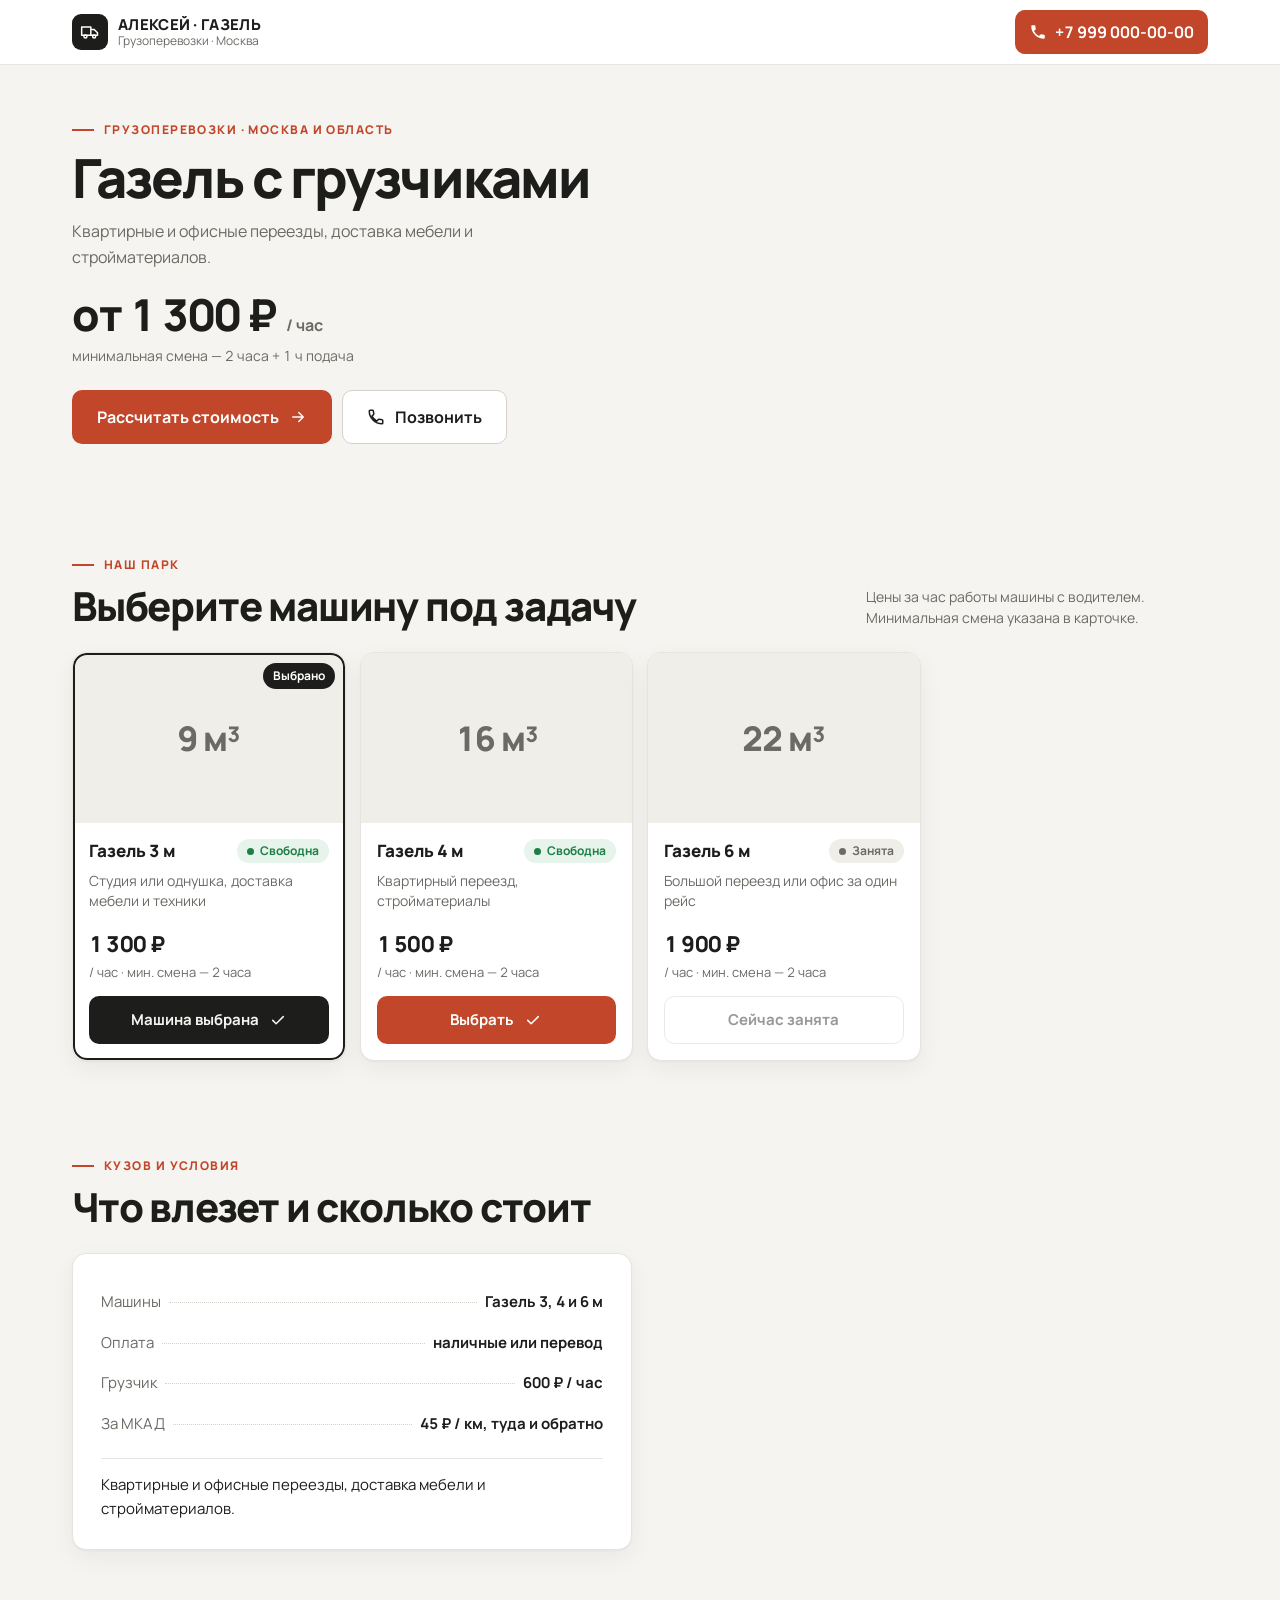
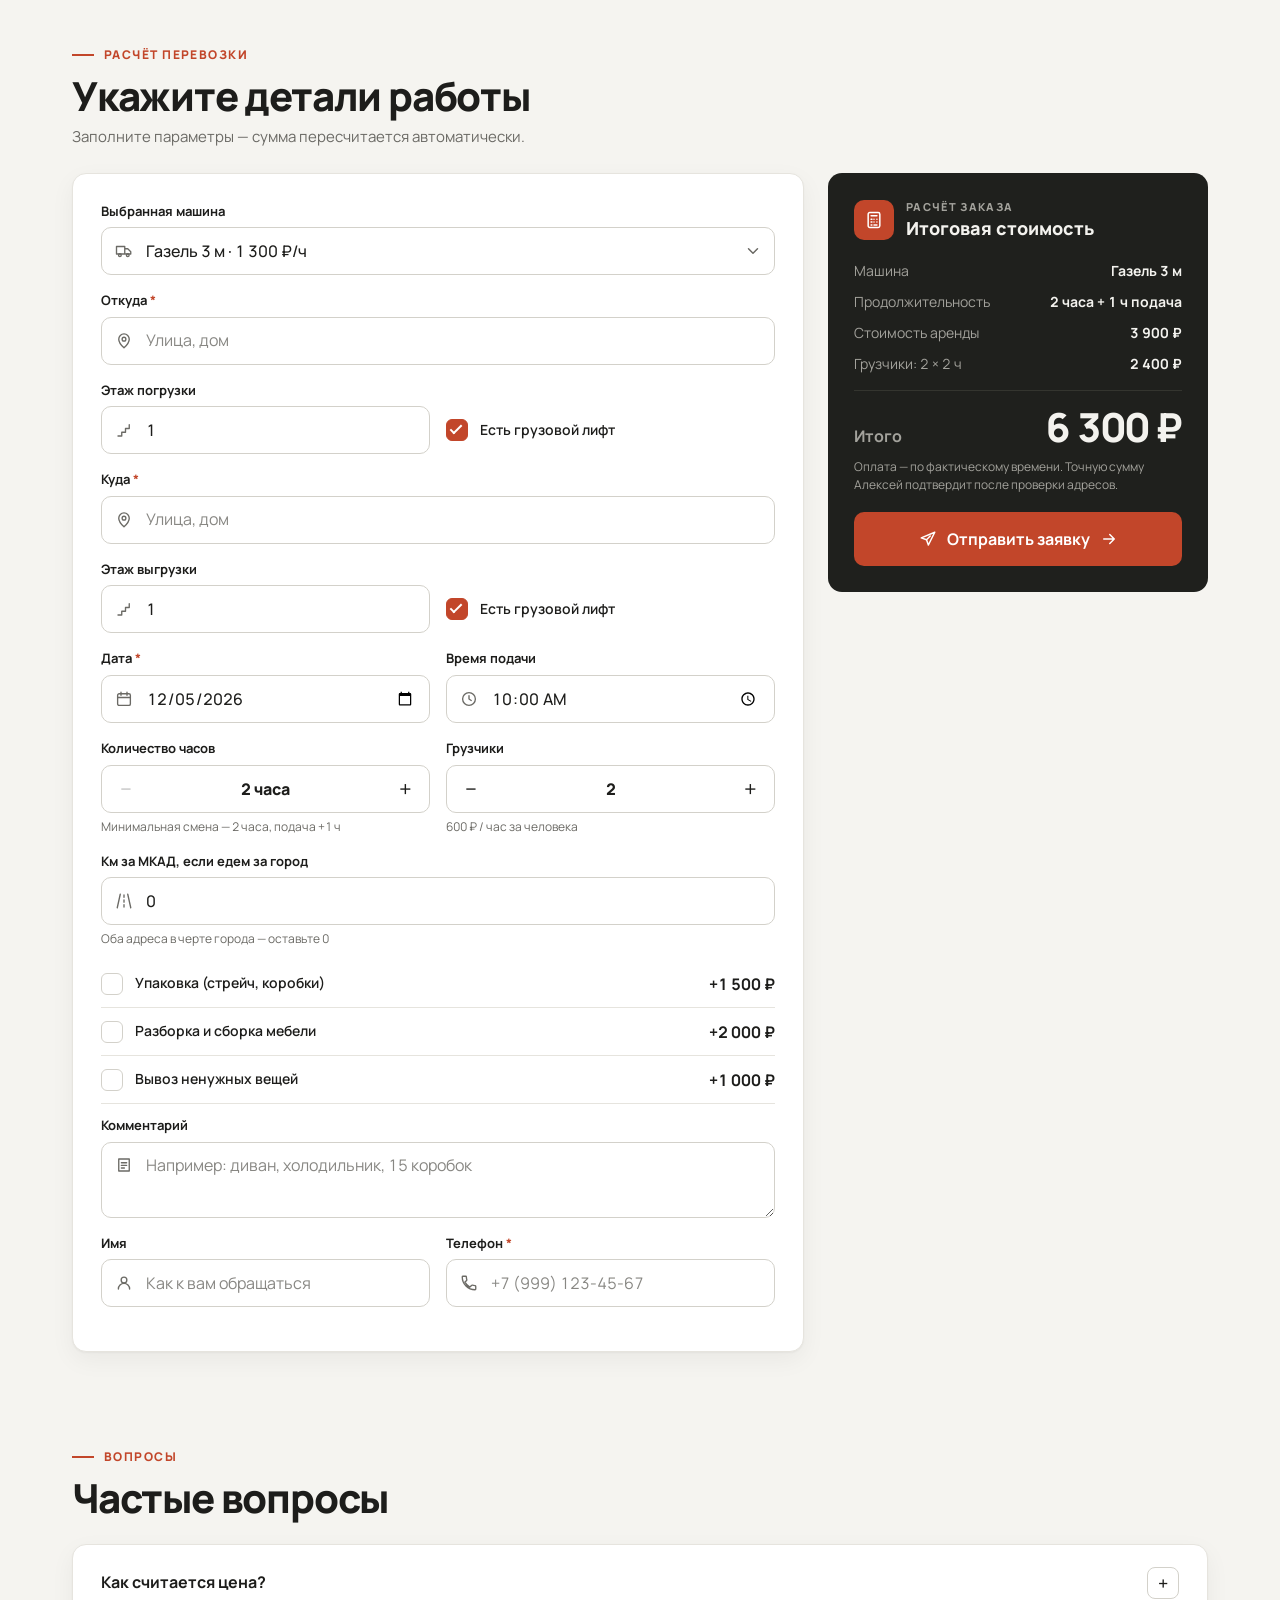
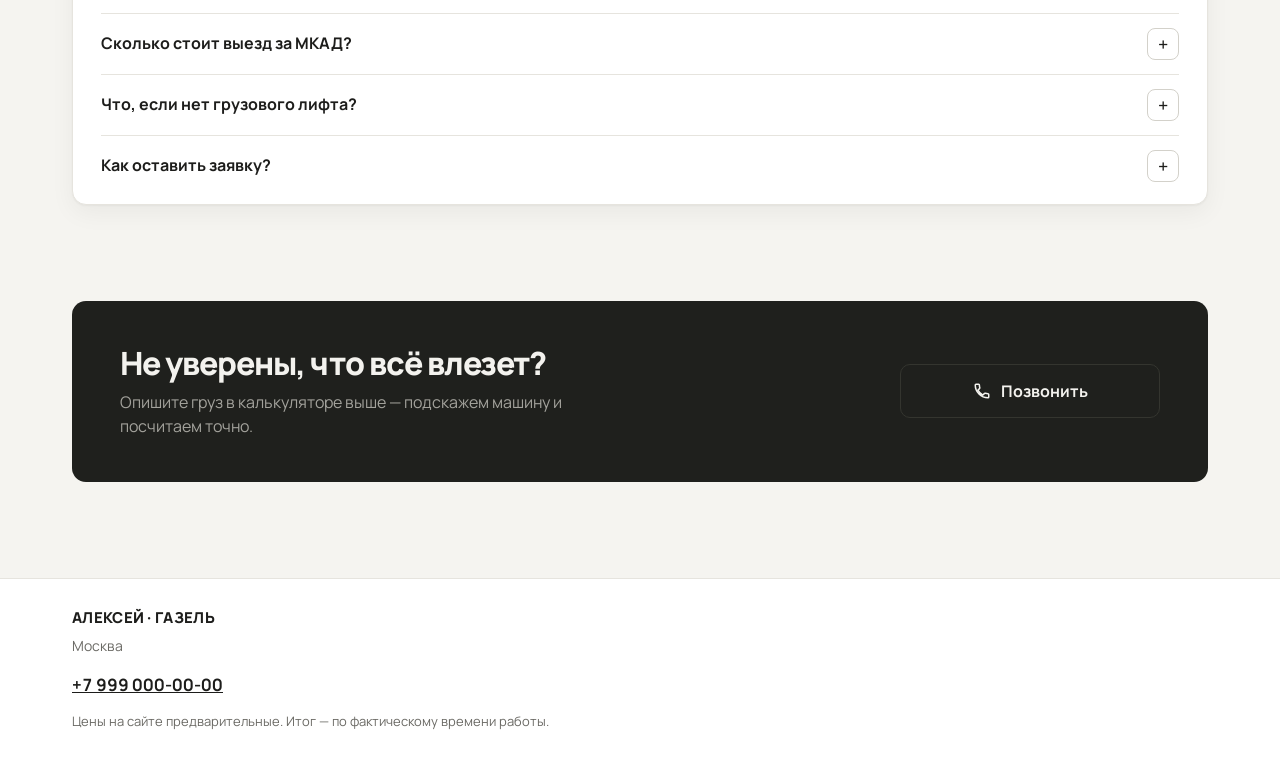
<file: index.html>
<!doctype html>
<html lang="ru" class="no-js">
<head>
  <meta charset="utf-8">
  <meta name="viewport" content="width=device-width, initial-scale=1, viewport-fit=cover">
  <title>Грузоперевозки на Газели — расчёт стоимости</title>
  <meta name="description" content="Грузоперевозки на Газели: тариф за час, минимальный заказ, расчёт стоимости и заявка в Telegram или MAX.">
  <meta property="og:type" content="website">
  <meta property="og:title" content="Грузоперевозки на Газели — расчёт стоимости">
  <meta property="og:description" content="Тариф за час, минимальный заказ и заявка без звонков.">
  <meta name="color-scheme" content="light dark">
  <meta name="theme-color" content="#f5f4f0" media="(prefers-color-scheme: light)">
  <meta name="theme-color" content="#121311" media="(prefers-color-scheme: dark)">
  <link rel="icon" href="data:image/svg+xml,%3Csvg xmlns='http://www.w3.org/2000/svg' viewBox='0 0 64 64'%3E%3Crect width='64' height='64' rx='14' fill='%231f201d'/%3E%3Cpath d='M9 19h28v21H9zM37 26h10l8 8v6H37z' fill='%23fff'/%3E%3Ccircle cx='20' cy='44' r='5' fill='%23c2462a'/%3E%3Ccircle cx='46' cy='44' r='5' fill='%23c2462a'/%3E%3C/svg%3E">
  <link rel="preconnect" href="https://fonts.googleapis.com">
  <link rel="preconnect" href="https://fonts.gstatic.com" crossorigin>
  <link rel="stylesheet" href="https://fonts.googleapis.com/css2?family=Manrope:wght@400;500;600;700;800&display=swap">
  <link rel="stylesheet" href="styles.css">
  <script>document.documentElement.classList.replace("no-js", "js");</script>
</head>
<body>
  <svg width="0" height="0" style="position:absolute" aria-hidden="true">
    <symbol id="i-truck" viewBox="0 0 24 24"><path d="M2 6h11v10H2zM13 9h4l4 4v3h-8"/><circle cx="6.5" cy="17.5" r="1.8"/><circle cx="17" cy="17.5" r="1.8"/></symbol>
    <symbol id="i-pin" viewBox="0 0 24 24"><path d="M12 21s7-6.3 7-11.5A7 7 0 0 0 5 9.5C5 14.7 12 21 12 21z"/><circle cx="12" cy="9.5" r="2.5"/></symbol>
    <symbol id="i-cal" viewBox="0 0 24 24"><rect x="3.5" y="5" width="17" height="15.5" rx="2"/><path d="M3.5 10h17M8 3v4M16 3v4"/></symbol>
    <symbol id="i-clock" viewBox="0 0 24 24"><circle cx="12" cy="12" r="8.5"/><path d="M12 7.5V12l3 2"/></symbol>
    <symbol id="i-road" viewBox="0 0 24 24"><path d="M7 3 3 21M17 3l4 18M12 4v3M12 10.5v3M12 17v3"/></symbol>
    <symbol id="i-floor" viewBox="0 0 24 24"><path d="M4 20h5v-5h5v-5h5V5"/></symbol>
    <symbol id="i-user" viewBox="0 0 24 24"><circle cx="12" cy="8" r="3.8"/><path d="M4.5 20a7.5 7.5 0 0 1 15 0"/></symbol>
    <symbol id="i-phone" viewBox="0 0 24 24"><path d="M6.6 10.8a15.2 15.2 0 0 0 6.6 6.6l2.2-2.2a1 1 0 0 1 1-.25 11.4 11.4 0 0 0 3.6.57 1 1 0 0 1 1 1V20a1 1 0 0 1-1 1A17 17 0 0 1 3 4a1 1 0 0 1 1-1h3.5a1 1 0 0 1 1 1c0 1.25.2 2.45.57 3.6a1 1 0 0 1-.25 1z"/></symbol>
    <symbol id="i-note" viewBox="0 0 24 24"><path d="M5 4h14v16H5zM8.5 9h7M8.5 12.5h7M8.5 16h4"/></symbol>
    <symbol id="i-send" viewBox="0 0 24 24"><path d="M21 3 3 10.5l7 2.5 2.5 7z"/><path d="M10 13l5-5"/></symbol>
    <symbol id="i-check" viewBox="0 0 24 24"><path d="M5 12.5l4.5 4.5L19 7.5"/></symbol>
    <symbol id="i-calc" viewBox="0 0 24 24"><rect x="5" y="3" width="14" height="18" rx="2"/><path d="M8.5 7h7M8.5 11h1M12 11h0M15.5 11h0M8.5 14.5h1M12 14.5h0M15.5 14.5h0M8.5 18h1M12 18h3.5"/></symbol>
    <symbol id="i-arrow" viewBox="0 0 24 24"><path d="M5 12h14M13 6l6 6-6 6"/></symbol>
    <symbol id="i-copy" viewBox="0 0 24 24"><rect x="8" y="8" width="12" height="12" rx="2"/><path d="M16 8V5a1 1 0 0 0-1-1H5a1 1 0 0 0-1 1v10a1 1 0 0 0 1 1h3"/></symbol>
    <symbol id="i-close" viewBox="0 0 24 24"><path d="M6 6l12 12M18 6 6 18"/></symbol>
  </svg>

  <a class="skip" href="#order">К расчёту стоимости</a>

  <header class="top">
    <div class="wrap top__in">
      <a class="brand" href="#top">
        <span class="brand__mark" aria-hidden="true"><svg><use href="#i-truck"/></svg></span>
        <span class="brand__text">
          <span class="brand__name" data-bind="name"></span>
          <span class="brand__sub" data-bind="brandSub"></span>
        </span>
      </a>
      <div class="top__right">
        <a class="top__rating" id="topRating" hidden></a>
        <a class="top__call" data-tel hidden>
          <svg aria-hidden="true"><use href="#i-phone"/></svg>
          <span class="top__num" data-bind="phone"></span>
        </a>
      </div>
    </div>
  </header>

  <main id="top">
    <!-- Первый экран -->
    <section class="hero" id="hero">
      <div class="wrap hero__grid">
        <div class="hero__text" data-reveal>
          <p class="eyebrow" data-bind="heroEyebrow"></p>
          <h1 class="hero__title" id="heroTitle"></h1>
          <p class="hero__sub" data-bind="tagline"></p>

          <div class="hero__price">
            <strong id="heroPrice"></strong>
            <span id="heroPriceUnit"></span>
            <small id="heroMin"></small>
          </div>

          <ul class="perks" id="perks" hidden></ul>

          <div class="hero__cta">
            <a href="#order" class="btn btn--accent btn--lg" data-scroll>Рассчитать стоимость <svg aria-hidden="true"><use href="#i-arrow"/></svg></a>
            <a class="btn btn--ghost btn--lg" data-tel hidden><svg aria-hidden="true"><use href="#i-phone"/></svg> Позвонить</a>
          </div>

          <a class="rating" id="rating" hidden></a>
        </div>

        <div class="gallery card" id="gallery" data-reveal hidden>
          <div class="gallery__frame">
            <div class="gallery__track" id="galleryTrack" tabindex="0" role="region" aria-roledescription="галерея" aria-label="Фотографии машины"></div>
            <span class="gallery__count" id="galleryCount" aria-hidden="true"></span>
            <button type="button" class="gallery__nav gallery__nav--prev" id="galleryPrev" aria-label="Предыдущее фото">
              <svg viewBox="0 0 24 24" aria-hidden="true"><path d="M15 5l-7 7 7 7"/></svg>
            </button>
            <button type="button" class="gallery__nav gallery__nav--next" id="galleryNext" aria-label="Следующее фото">
              <svg viewBox="0 0 24 24" aria-hidden="true"><path d="M9 5l7 7-7 7"/></svg>
            </button>
          </div>
          <div class="gallery__foot">
            <div class="gallery__thumbs" id="galleryThumbs"></div>
            <div class="seller" id="seller" hidden>
              <span class="seller__ava" id="sellerAva" aria-hidden="true"></span>
              <span class="seller__info">
                <span class="seller__name" id="sellerName"></span>
                <span class="seller__note" id="sellerNote"></span>
              </span>
            </div>
          </div>
        </div>
      </div>
    </section>

    <!-- Парк -->
    <section class="section" id="fleet" aria-labelledby="fleetTitle">
      <div class="wrap">
        <div class="sec-head" data-reveal>
          <div>
            <p class="eyebrow">Наш парк</p>
            <h2 class="sec-title" id="fleetTitle">Выберите машину под задачу</h2>
          </div>
          <p class="sec-aside" id="fleetAside"></p>
        </div>
        <div class="fleet" id="vehicleChoice" role="radiogroup" aria-label="Выбор машины"></div>
      </div>
    </section>

    <!-- Кузов и условия -->
    <section class="section" id="specs" aria-labelledby="specsTitle">
      <div class="wrap">
        <div class="sec-head" data-reveal>
          <div>
            <p class="eyebrow">Кузов и условия</p>
            <h2 class="sec-title" id="specsTitle">Что влезет и сколько стоит</h2>
          </div>
        </div>
        <div class="specs">
          <div class="card body-card" id="bodyCard" data-reveal hidden>
            <svg class="body-svg" id="bodySvg" viewBox="0 0 360 178" role="img" aria-labelledby="bodySvgTitle">
              <title id="bodySvgTitle">Размеры кузова</title>
              <g class="body-svg__truck">
                <rect x="40" y="22" width="222" height="104" rx="3"/>
                <path d="M262 56h38l26 30v40h-64z"/>
                <path class="body-svg__win" d="M270 64h26l18 22h-44z"/>
                <circle cx="88" cy="132" r="13"/>
                <circle cx="296" cy="132" r="13"/>
              </g>
              <g class="body-svg__dim">
                <path d="M40 160h222M40 154v12M262 154v12"/>
                <path d="M22 22v104M16 22h12M16 126h12"/>
              </g>
              <text class="body-svg__label" x="151" y="176" text-anchor="middle" id="bodyLen"></text>
              <text class="body-svg__label" x="8" y="74" text-anchor="middle" transform="rotate(-90 8 74)" id="bodyHeight"></text>
              <text class="body-svg__label body-svg__label--in" x="151" y="80" text-anchor="middle" id="bodyWidth"></text>
            </svg>
            <div class="fits" id="fitsBox" hidden>
              <p class="fits__title">Поместится</p>
              <ul class="fits__list" id="fits"></ul>
            </div>
          </div>

          <div class="card spec-card" data-reveal>
            <dl class="facts" id="facts"></dl>
            <p class="areas" id="areas" hidden></p>
            <p class="desc" data-bind="tagline"></p>
          </div>
        </div>
      </div>
    </section>

    <!-- Отзывы -->
    <section class="section" id="reviews" aria-labelledby="reviewsTitle" hidden>
      <div class="wrap">
        <div class="sec-head" data-reveal>
          <div>
            <p class="eyebrow">Отзывы</p>
            <h2 class="sec-title" id="reviewsTitle">Что пишут клиенты</h2>
          </div>
          <a class="sec-link" id="reviewsLink" target="_blank" rel="noopener" hidden>Все отзывы на Авито →</a>
        </div>
        <ul class="reviews__list" id="reviewsList"></ul>
      </div>
    </section>

    <!-- Калькулятор -->
    <section class="section" id="order" aria-labelledby="orderTitle">
      <div class="wrap">
        <div class="sec-head" data-reveal>
          <div>
            <p class="eyebrow">Расчёт перевозки</p>
            <h2 class="sec-title" id="orderTitle">Укажите детали работы</h2>
            <p class="sec-sub">Заполните параметры — сумма пересчитается автоматически.</p>
          </div>
        </div>

        <form class="order" id="orderForm" novalidate>
          <div class="card order__fields" data-reveal>
            <div class="grid2">
              <div class="field field--full">
                <label for="vehicleSelect">Выбранная машина</label>
                <div class="control">
                  <svg class="control__icon" aria-hidden="true"><use href="#i-truck"/></svg>
                  <select id="vehicleSelect" name="vehicleSelect"></select>
                </div>
              </div>

              <div class="field field--full" data-field="from">
                <label for="from">Откуда <i aria-hidden="true">*</i></label>
                <div class="control">
                  <svg class="control__icon" aria-hidden="true"><use href="#i-pin"/></svg>
                  <input id="from" name="from" type="text" placeholder="Улица, дом" autocomplete="street-address" required>
                </div>
              </div>
              <div class="field">
                <label for="floorFrom">Этаж погрузки</label>
                <div class="control">
                  <svg class="control__icon" aria-hidden="true"><use href="#i-floor"/></svg>
                  <input id="floorFrom" name="floorFrom" type="number" inputmode="numeric" min="1" max="40" value="1" data-num>
                </div>
              </div>
              <label class="check check--field">
                <input name="liftFrom" type="checkbox" checked>
                <span class="check__box" aria-hidden="true"></span>
                <span class="check__text">Есть грузовой лифт</span>
              </label>

              <div class="field field--full" data-field="to">
                <label for="to">Куда <i aria-hidden="true">*</i></label>
                <div class="control">
                  <svg class="control__icon" aria-hidden="true"><use href="#i-pin"/></svg>
                  <input id="to" name="to" type="text" placeholder="Улица, дом" autocomplete="off" required>
                </div>
              </div>
              <div class="field">
                <label for="floorTo">Этаж выгрузки</label>
                <div class="control">
                  <svg class="control__icon" aria-hidden="true"><use href="#i-floor"/></svg>
                  <input id="floorTo" name="floorTo" type="number" inputmode="numeric" min="1" max="40" value="1" data-num>
                </div>
              </div>
              <label class="check check--field">
                <input name="liftTo" type="checkbox" checked>
                <span class="check__box" aria-hidden="true"></span>
                <span class="check__text">Есть грузовой лифт</span>
              </label>

              <div class="field" data-field="date">
                <label for="date">Дата <i aria-hidden="true">*</i></label>
                <div class="control">
                  <svg class="control__icon" aria-hidden="true"><use href="#i-cal"/></svg>
                  <input id="date" name="date" type="date" required>
                </div>
              </div>
              <div class="field">
                <label for="time">Время подачи</label>
                <div class="control">
                  <svg class="control__icon" aria-hidden="true"><use href="#i-clock"/></svg>
                  <input id="time" name="time" type="time" value="10:00" step="1800">
                </div>
              </div>

              <div class="field">
                <span class="field__label" id="hoursLabel">Количество часов</span>
                <div class="stepper" data-stepper="hours">
                  <button type="button" class="stepper__btn" data-step="-1" aria-label="Меньше часов">−</button>
                  <output class="stepper__val" id="hoursVal" aria-labelledby="hoursLabel" aria-live="polite"></output>
                  <button type="button" class="stepper__btn" data-step="1" aria-label="Больше часов">+</button>
                </div>
                <small class="field__hint" id="hoursHint"></small>
              </div>
              <div class="field" id="moversField">
                <span class="field__label" id="moversLabel">Грузчики</span>
                <div class="stepper" data-stepper="movers">
                  <button type="button" class="stepper__btn" data-step="-1" aria-label="Меньше грузчиков">−</button>
                  <output class="stepper__val" id="moversVal" aria-labelledby="moversLabel" aria-live="polite"></output>
                  <button type="button" class="stepper__btn" data-step="1" aria-label="Больше грузчиков">+</button>
                </div>
                <small class="field__hint" id="moverRate"></small>
              </div>

              <div class="field field--full">
                <label for="outsideKm" data-bind="outsideLabel"></label>
                <div class="control">
                  <svg class="control__icon" aria-hidden="true"><use href="#i-road"/></svg>
                  <input id="outsideKm" name="outsideKm" type="number" inputmode="numeric" min="0" max="500" value="0" data-num>
                </div>
                <small class="field__hint">Оба адреса в черте города — оставьте 0</small>
              </div>

              <div class="field field--full" id="cargoField" hidden>
                <span class="field__label">Что везём</span>
                <div class="chips" id="cargoList"></div>
              </div>
              <div class="extras field--full" id="extrasList"></div>

              <div class="field field--full">
                <label for="comment">Комментарий</label>
                <div class="control control--area">
                  <svg class="control__icon" aria-hidden="true"><use href="#i-note"/></svg>
                  <textarea id="comment" name="comment" rows="2" placeholder="Например: диван, холодильник, 15 коробок"></textarea>
                </div>
              </div>

              <div class="field">
                <label for="clientName">Имя</label>
                <div class="control">
                  <svg class="control__icon" aria-hidden="true"><use href="#i-user"/></svg>
                  <input id="clientName" name="clientName" type="text" autocomplete="given-name" placeholder="Как к вам обращаться">
                </div>
              </div>
              <div class="field" data-field="clientPhone">
                <label for="clientPhone">Телефон <i aria-hidden="true">*</i></label>
                <div class="control">
                  <svg class="control__icon" aria-hidden="true"><use href="#i-phone"/></svg>
                  <input id="clientPhone" name="clientPhone" type="tel" inputmode="tel" autocomplete="tel" placeholder="+7 (999) 123-45-67" maxlength="18" required>
                </div>
              </div>
            </div>
          </div>

          <aside class="summary" id="estimate" aria-labelledby="estimateTitle">
            <div class="summary__in">
              <div class="summary__head">
                <span class="summary__icon" aria-hidden="true"><svg><use href="#i-calc"/></svg></span>
                <div>
                  <p class="summary__eyebrow">Расчёт заказа</p>
                  <h2 class="summary__title" id="estimateTitle">Итоговая стоимость</h2>
                </div>
              </div>
              <ul class="summary__lines" id="estimateLines"></ul>
              <p class="summary__total">
                <span>Итого</span>
                <strong id="estimateTotal" aria-live="polite"></strong>
              </p>
              <p class="summary__note" id="estimateNote"></p>
              <div class="form-error" id="formError" role="alert" hidden></div>
              <button type="button" class="btn btn--accent btn--block btn--lg" id="sendBtn">
                <svg aria-hidden="true"><use href="#i-send"/></svg> <span id="sendBtnText">Отправить заявку</span> <svg aria-hidden="true"><use href="#i-arrow"/></svg>
              </button>
            </div>
          </aside>
        </form>
      </div>
    </section>

    <!-- Вопросы -->
    <section class="section" id="faq" aria-labelledby="faqTitle">
      <div class="wrap">
        <div class="sec-head" data-reveal>
          <div>
            <p class="eyebrow">Вопросы</p>
            <h2 class="sec-title" id="faqTitle">Частые вопросы</h2>
          </div>
        </div>
        <div class="card faq" id="faqList" data-reveal></div>
      </div>
    </section>

    <!-- Финальный призыв -->
    <section class="section section--last">
      <div class="wrap">
        <div class="final" data-reveal>
          <div>
            <h2 class="final__title">Не уверены, что всё влезет?</h2>
            <p class="final__sub" id="finalSub"></p>
          </div>
          <div class="final__btns" id="finalButtons"></div>
        </div>
      </div>
    </section>
  </main>

  <footer class="foot">
    <div class="wrap foot__in">
      <p class="foot__name" data-bind="name"></p>
      <p class="foot__areas" id="footAreas"></p>
      <a class="foot__tel" data-tel hidden><span data-bind="phone"></span></a>
      <p class="foot__note">Цены на сайте предварительные. Итог — по фактическому времени работы.</p>
    </div>
  </footer>

  <div class="bar" id="bar">
    <div class="bar__sum">
      <small>Итого примерно</small>
      <strong id="barTotal"></strong>
    </div>
    <a href="#estimate" class="btn btn--accent" data-scroll>Оформить</a>
  </div>

  <!-- Предпросмотр заявки -->
  <div class="modal" id="modal" hidden>
    <div class="modal__backdrop" data-close></div>
    <div class="modal__box" role="dialog" aria-modal="true" aria-labelledby="modalTitle">
      <div class="modal__head">
        <span class="modal__app" id="modalAppIcon" aria-hidden="true"><svg><use href="#i-send"/></svg></span>
        <div class="modal__titles">
          <p class="modal__title" id="modalTitle">Заявка</p>
          <p class="modal__sub" id="modalSub"></p>
        </div>
        <button type="button" class="modal__close" data-close aria-label="Закрыть"><svg aria-hidden="true"><use href="#i-close"/></svg></button>
      </div>
      <div class="modal__chat">
        <div class="bubble">
          <pre class="bubble__text" id="modalText"></pre>
          <span class="bubble__time">сейчас ✓✓</span>
        </div>
      </div>
      <p class="modal__hint" id="modalHint"></p>
      <div class="modal__actions" id="modalActions"></div>
      <div class="manual-copy" id="manualCopy" hidden>
        <label for="manualCopyText">Скопируйте текст вручную</label>
        <textarea id="manualCopyText" rows="6" readonly></textarea>
      </div>
    </div>
  </div>

  <div class="toast" id="toast" role="status" aria-live="polite"></div>

  <script src="config.js"></script>
  <script src="app.js"></script>
</body>
</html>
</file>
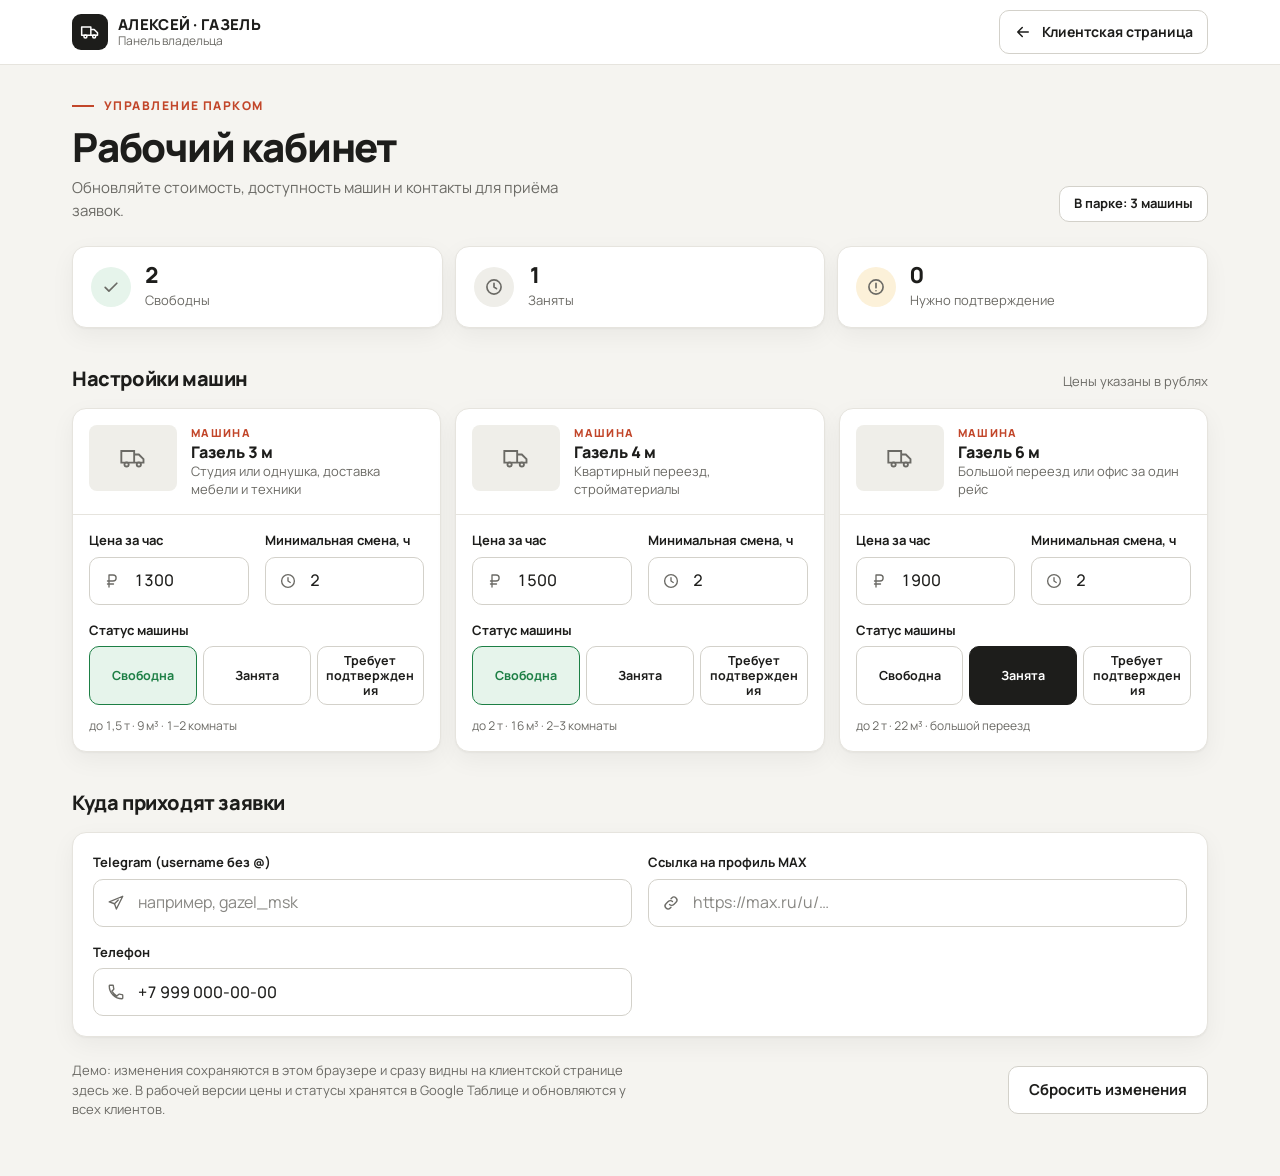
<file: admin.html>
<!doctype html>
<html lang="ru">
<head>
  <meta charset="utf-8">
  <meta name="viewport" content="width=device-width, initial-scale=1, viewport-fit=cover">
  <title>Панель владельца</title>
  <meta name="robots" content="noindex, nofollow">
  <meta name="color-scheme" content="light dark">
  <link rel="icon" href="data:image/svg+xml,%3Csvg xmlns='http://www.w3.org/2000/svg' viewBox='0 0 64 64'%3E%3Crect width='64' height='64' rx='14' fill='%231f201d'/%3E%3Cpath d='M9 19h28v21H9zM37 26h10l8 8v6H37z' fill='%23fff'/%3E%3Ccircle cx='20' cy='44' r='5' fill='%23c2462a'/%3E%3Ccircle cx='46' cy='44' r='5' fill='%23c2462a'/%3E%3C/svg%3E">
  <link rel="preconnect" href="https://fonts.googleapis.com">
  <link rel="preconnect" href="https://fonts.gstatic.com" crossorigin>
  <link rel="stylesheet" href="https://fonts.googleapis.com/css2?family=Manrope:wght@400;500;600;700;800&display=swap">
  <link rel="stylesheet" href="styles.css">
</head>
<body class="admin">
  <svg width="0" height="0" style="position:absolute" aria-hidden="true">
    <symbol id="i-truck" viewBox="0 0 24 24"><path d="M2 6h11v10H2zM13 9h4l4 4v3h-8"/><circle cx="6.5" cy="17.5" r="1.8"/><circle cx="17" cy="17.5" r="1.8"/></symbol>
    <symbol id="i-check" viewBox="0 0 24 24"><path d="M5 12.5l4.5 4.5L19 7.5"/></symbol>
    <symbol id="i-clock" viewBox="0 0 24 24"><circle cx="12" cy="12" r="8.5"/><path d="M12 7.5V12l3 2"/></symbol>
    <symbol id="i-alert" viewBox="0 0 24 24"><circle cx="12" cy="12" r="8.5"/><path d="M12 7.5v5.5M12 16.5h0"/></symbol>
    <symbol id="i-back" viewBox="0 0 24 24"><path d="M19 12H5M11 6l-6 6 6 6"/></symbol>
    <symbol id="i-ruble" viewBox="0 0 24 24"><path d="M8 20V4h5.5a4 4 0 0 1 0 8H6M6 16h8"/></symbol>
    <symbol id="i-send" viewBox="0 0 24 24"><path d="M21 3 3 10.5l7 2.5 2.5 7z"/><path d="M10 13l5-5"/></symbol>
    <symbol id="i-phone" viewBox="0 0 24 24"><path d="M6.6 10.8a15.2 15.2 0 0 0 6.6 6.6l2.2-2.2a1 1 0 0 1 1-.25 11.4 11.4 0 0 0 3.6.57 1 1 0 0 1 1 1V20a1 1 0 0 1-1 1A17 17 0 0 1 3 4a1 1 0 0 1 1-1h3.5a1 1 0 0 1 1 1c0 1.25.2 2.45.57 3.6a1 1 0 0 1-.25 1z"/></symbol>
    <symbol id="i-link" viewBox="0 0 24 24"><path d="M10 14a4 4 0 0 0 5.7 0l3-3a4 4 0 0 0-5.7-5.7l-1 1M14 10a4 4 0 0 0-5.7 0l-3 3a4 4 0 0 0 5.7 5.7l1-1"/></symbol>
  </svg>

  <header class="top">
    <div class="wrap top__in">
      <a class="brand" id="clientLink">
        <span class="brand__mark" aria-hidden="true"><svg><use href="#i-truck"/></svg></span>
        <span class="brand__text">
          <span class="brand__name" id="ownerBrand"></span>
          <span class="brand__sub">Панель владельца</span>
        </span>
      </a>
      <a class="btn btn--ghost admin__open" id="clientLink2"><svg aria-hidden="true"><use href="#i-back"/></svg> <span>Клиентская страница</span></a>
    </div>
  </header>

  <main class="wrap admin__main">
    <div class="sec-head">
      <div>
        <p class="eyebrow">Управление парком</p>
        <h1 class="sec-title">Рабочий кабинет</h1>
        <p class="sec-sub">Обновляйте стоимость, доступность машин и контакты для приёма заявок.</p>
      </div>
      <span class="admin__count" id="parkCount"></span>
    </div>

    <div class="admin__stats">
      <div class="card stat"><span class="stat__icon stat__icon--free"><svg aria-hidden="true"><use href="#i-check"/></svg></span><div><b id="statFree">0</b><span>Свободны</span></div></div>
      <div class="card stat"><span class="stat__icon stat__icon--busy"><svg aria-hidden="true"><use href="#i-clock"/></svg></span><div><b id="statBusy">0</b><span>Заняты</span></div></div>
      <div class="card stat"><span class="stat__icon stat__icon--confirm"><svg aria-hidden="true"><use href="#i-alert"/></svg></span><div><b id="statConfirm">0</b><span>Нужно подтверждение</span></div></div>
    </div>

    <div class="sec-head admin__subhead">
      <h2 class="admin__h2">Настройки машин</h2>
      <span class="admin__note">Цены указаны в рублях</span>
    </div>
    <div class="admin__grid" id="ownerVehicles"></div>

    <div class="sec-head admin__subhead">
      <h2 class="admin__h2">Куда приходят заявки</h2>
    </div>
    <div class="card admin__contacts">
      <div class="grid2">
        <div class="field">
          <label for="ownTelegram">Telegram (username без @)</label>
          <div class="control">
            <svg class="control__icon" aria-hidden="true"><use href="#i-send"/></svg>
            <input id="ownTelegram" type="text" placeholder="например, gazel_msk" autocomplete="off">
          </div>
        </div>
        <div class="field">
          <label for="ownMax">Ссылка на профиль MAX</label>
          <div class="control">
            <svg class="control__icon" aria-hidden="true"><use href="#i-link"/></svg>
            <input id="ownMax" type="text" placeholder="https://max.ru/u/…" autocomplete="off">
          </div>
        </div>
        <div class="field">
          <label for="ownPhone">Телефон</label>
          <div class="control">
            <svg class="control__icon" aria-hidden="true"><use href="#i-phone"/></svg>
            <input id="ownPhone" type="tel" placeholder="+7 999 000-00-00" autocomplete="off">
          </div>
        </div>
      </div>
    </div>

    <div class="admin__foot">
      <p class="admin__demo">Демо: изменения сохраняются в этом браузере и сразу видны на клиентской странице здесь же. В рабочей версии цены и статусы хранятся в Google Таблице и обновляются у всех клиентов.</p>
      <button type="button" class="btn btn--ghost" id="ownerReset">Сбросить изменения</button>
    </div>
  </main>

  <div class="toast" id="toast" role="status" aria-live="polite"></div>

  <script src="config.js"></script>
  <script src="admin.js"></script>
</body>
</html>
</file>
<file: styles.css>
/* ============================================================
   Токены
   ============================================================ */
:root {
  --font: "Manrope", -apple-system, BlinkMacSystemFont, "Segoe UI", Roboto, Arial, sans-serif;

  --bg: #f5f4f0;
  --card: #ffffff;
  --ink: #1d1d1b;
  --muted: #6b6a65;
  --line: #e6e4de;
  --line-strong: #d3d1ca;
  --field: #ffffff;

  --accent: #c2462a;       /* кирпично-рыжий, белый текст на нём */
  --accent-hover: #ad3d24;
  --on-accent: #ffffff;
  --accent-soft: #f8e7e2;

  --dark: #1f201d;         /* тёмный блок расчёта */
  --on-dark: #f3f2ee;
  --dark-muted: #a3a29c;
  --dark-line: #34352f;

  --ok: #1d7f45;  --ok-soft: #e6f4eb;
  --warn: #9a6200; --warn-soft: #fcf1d9;
  --off: #6b6a65; --off-soft: #efeee9;
  --bad: #c3281c; --bad-soft: #fdeceb;
  --focus: #c2462a;

  --r-card: 14px;
  --r: 10px;
  --shadow: 0 1px 2px rgba(29, 29, 27, .04), 0 8px 24px rgba(29, 29, 27, .05);
  --header-h: 64px;
  --bar-h: 72px;
  --ease: cubic-bezier(.2, .7, .2, 1);

  color-scheme: light;
}

@media (prefers-color-scheme: dark) {
  :root {
    --bg: #121311;
    --card: #1b1c19;
    --ink: #f1f0ec;
    --muted: #a3a29c;
    --line: #2b2c28;
    --line-strong: #3b3c37;
    --field: #22231f;
    --accent: #c9502f;
    --accent-hover: #d65d3b;
    --accent-soft: #3a211a;
    --dark: #1b1c19;
    --dark-line: #34352f;
    --ok: #5fcf8b;  --ok-soft: #17291e;
    --warn: #f0b84a; --warn-soft: #2e2512;
    --off: #a3a29c; --off-soft: #262722;
    --bad: #ff7a6e; --bad-soft: #2c1918;
    --focus: #e3714f;
    --shadow: none;
    color-scheme: dark;
  }
}

/* ============================================================
   База
   ============================================================ */
*, *::before, *::after { box-sizing: border-box; }

html { -webkit-text-size-adjust: 100%; text-size-adjust: 100%; scroll-padding-top: calc(var(--header-h) + 12px); }
@media (prefers-reduced-motion: no-preference) { html { scroll-behavior: smooth; } }

body {
  margin: 0; min-height: 100dvh;
  font-family: var(--font); font-size: 16px; line-height: 1.5;
  color: var(--ink); background: var(--bg);
  overflow-x: clip;
  padding-bottom: calc(var(--bar-h) + env(safe-area-inset-bottom));
  font-variant-numeric: tabular-nums;
}
@media (min-width: 1024px) { body { padding-bottom: 0; } }
body.is-modal { overflow: hidden; }

img, svg { display: block; max-width: 100%; }
a { color: inherit; }
h1, h2, h3, p, figure, pre { margin: 0; }
button, input, textarea, select { font: inherit; color: inherit; }
[hidden] { display: none !important; }

.wrap {
  width: 100%; max-width: 1200px; margin: 0 auto;
  padding-left: max(16px, env(safe-area-inset-left));
  padding-right: max(16px, env(safe-area-inset-right));
}
@media (min-width: 768px) { .wrap { padding-left: max(32px, env(safe-area-inset-left)); padding-right: max(32px, env(safe-area-inset-right)); } }

.card { background: var(--card); border: 1px solid var(--line); border-radius: var(--r-card); box-shadow: var(--shadow); }

.skip { position: absolute; left: 16px; top: -100px; z-index: 100; padding: 10px 14px; border-radius: var(--r); background: var(--ink); color: var(--bg); text-decoration: none; }
.skip:focus { top: 8px; }
:focus-visible { outline: 3px solid var(--focus); outline-offset: 2px; }

/* Надпись над заголовком: «— НАШ ПАРК» */
.eyebrow {
  display: flex; align-items: center; gap: 10px; margin-bottom: 10px;
  color: var(--accent); font-size: 12px; font-weight: 800; letter-spacing: .12em; text-transform: uppercase;
}
.eyebrow::before { content: ""; width: 22px; height: 2px; background: currentColor; flex: none; }
@media (prefers-color-scheme: dark) { .eyebrow { color: var(--focus); } }

/* ============================================================
   Кнопки
   ============================================================ */
.btn {
  display: inline-flex; align-items: center; justify-content: center; gap: 10px;
  min-height: 48px; padding: 0 20px; max-width: 100%;
  border: 1.5px solid transparent; border-radius: var(--r);
  font-weight: 700; font-size: 15px; line-height: 1.2; text-align: center; text-decoration: none;
  cursor: pointer; -webkit-tap-highlight-color: transparent;
  transition: transform .2s var(--ease), opacity .2s var(--ease);
}
.btn svg { width: 18px; height: 18px; flex: none; fill: none; stroke: currentColor; stroke-width: 2; stroke-linecap: round; stroke-linejoin: round; }
.btn:active { transform: scale(.98); }
@media (hover: hover) { .btn:hover { transform: translateY(-1px); } .btn:active { transform: scale(.98); } }
.btn--accent { background: var(--accent); color: var(--on-accent); }
.btn--dark { background: var(--ink); color: var(--bg); }
.btn--ghost { background: var(--card); border-color: var(--line-strong); color: var(--ink); }
.btn--lg { min-height: 54px; font-size: 16px; padding: 0 24px; }
.btn--block { width: 100%; }
.btn:disabled { opacity: .45; cursor: default; transform: none; }

/* ============================================================
   Шапка
   ============================================================ */
.top { position: sticky; top: 0; z-index: 20; background: var(--card); border-bottom: 1px solid var(--line); padding-top: env(safe-area-inset-top); }
.top__in { display: flex; align-items: center; justify-content: space-between; gap: 12px; height: var(--header-h); }
.brand { display: flex; align-items: center; gap: 10px; min-width: 0; min-height: 44px; text-decoration: none; }
.brand__mark { flex: none; width: 36px; height: 36px; border-radius: 9px; background: var(--ink); color: var(--card); display: grid; place-items: center; }
.brand__mark svg { width: 20px; height: 20px; fill: none; stroke: currentColor; stroke-width: 1.8; stroke-linejoin: round; }
.brand__text { display: grid; min-width: 0; line-height: 1.2; }
.brand__name { font-weight: 800; font-size: 15px; letter-spacing: .02em; text-transform: uppercase; white-space: nowrap; overflow: hidden; text-overflow: ellipsis; }
.brand__sub { font-size: 12px; color: var(--muted); white-space: nowrap; overflow: hidden; text-overflow: ellipsis; }
.top__right { display: flex; align-items: center; gap: 8px; flex: none; }
.top__rating {
  display: inline-flex; align-items: center; gap: 6px; min-height: 44px; padding: 0 12px;
  border: 1px solid var(--line-strong); border-radius: var(--r); font-size: 14px; font-weight: 700; text-decoration: none; white-space: nowrap;
}
.top__rating svg { width: 15px; height: 15px; fill: #f2b01e; }
.top__rating small { font-weight: 500; color: var(--muted); font-size: 13px; }
@media (max-width: 420px) { .top__rating small { display: none; } }
.top__call {
  display: inline-flex; align-items: center; justify-content: center; gap: 8px; flex: none;
  min-width: 44px; min-height: 44px; padding: 0 14px; border-radius: var(--r);
  background: var(--accent); color: var(--on-accent); font-weight: 700; text-decoration: none; white-space: nowrap;
}
.top__call svg { width: 18px; height: 18px; fill: currentColor; }
.top__num { display: none; }
@media (min-width: 640px) { .top__num { display: inline; } }
@media (max-width: 639px) { .top__call { padding: 0; width: 44px; } }

/* ============================================================
   Первый экран
   ============================================================ */
.hero { padding: 28px 0 8px; }
@media (min-width: 1024px) { .hero { padding: 56px 0 16px; } }
.hero__grid { display: grid; gap: 24px; }
.hero__grid > * { min-width: 0; }
@media (min-width: 1024px) { .hero__grid { grid-template-columns: minmax(0, 1fr) minmax(0, 1.05fr); gap: 48px; align-items: center; } }

.hero__title { font-size: clamp(32px, 8.6vw, 54px); line-height: 1.04; font-weight: 800; letter-spacing: -.035em; overflow-wrap: anywhere; }
.hero__sub { margin-top: 14px; color: var(--muted); font-size: 16px; line-height: 1.6; max-width: 52ch; overflow-wrap: anywhere; }

.hero__price { display: flex; flex-wrap: wrap; align-items: baseline; gap: 2px 10px; margin-top: 22px; }
.hero__price strong { font-size: clamp(34px, 9vw, 44px); font-weight: 800; letter-spacing: -.03em; line-height: 1; white-space: nowrap; }
.hero__price span { font-size: 16px; font-weight: 700; color: var(--muted); }
.hero__price small { flex-basis: 100%; margin-top: 6px; color: var(--muted); font-size: 14px; }

.perks { list-style: none; margin: 18px 0 0; padding: 0; display: grid; gap: 8px; }
.perks li { display: flex; gap: 10px; align-items: flex-start; font-size: 15px; font-weight: 600; line-height: 1.4; overflow-wrap: anywhere; }
.perks svg { flex: none; width: 20px; height: 20px; padding: 3px; border-radius: 50%; background: var(--ok-soft); fill: none; stroke: var(--ok); stroke-width: 3; stroke-linecap: round; stroke-linejoin: round; }

.hero__cta { display: grid; gap: 10px; margin-top: 24px; }
@media (min-width: 480px) { .hero__cta { display: flex; flex-wrap: wrap; } }

.rating { display: inline-flex; flex-wrap: wrap; align-items: center; gap: 4px 8px; margin-top: 14px; min-height: 44px; font-size: 14px; text-decoration: none; }
.rating__stars { display: flex; gap: 1px; }
.rating__stars svg { width: 16px; height: 16px; fill: #f2b01e; }
.rating b { font-weight: 800; }
.rating u { color: var(--muted); text-underline-offset: 3px; text-decoration-thickness: 1px; }

/* Галерея */
.gallery { padding: 8px; overflow: hidden; }
.gallery__frame { position: relative; overflow: hidden; border-radius: 10px; background: var(--line); }
.gallery__track { display: flex; overflow-x: auto; overscroll-behavior-x: contain; scroll-snap-type: x mandatory; scrollbar-width: none; aspect-ratio: 4 / 3; }
.gallery__track::-webkit-scrollbar { display: none; }
.gallery__track:focus-visible { outline-offset: -3px; }
.gallery__slide { flex: 0 0 100%; min-width: 0; margin: 0; scroll-snap-align: start; scroll-snap-stop: always; }
.gallery__slide img { width: 100%; height: 100%; object-fit: cover; }
.gallery__count { position: absolute; left: 12px; top: 12px; padding: 4px 10px; border-radius: 999px; background: rgba(20, 20, 18, .62); color: #fff; font-size: 12px; font-weight: 700; pointer-events: none; }
.gallery__nav {
  position: absolute; top: 50%; width: 44px; height: 44px; margin-top: -22px;
  display: none; place-items: center; border: 0; border-radius: 50%;
  background: rgba(255, 255, 255, .94); color: #1d1d1b; cursor: pointer;
  transition: transform .2s var(--ease), opacity .2s var(--ease);
}
.gallery__nav svg { width: 22px; height: 22px; fill: none; stroke: currentColor; stroke-width: 2.4; stroke-linecap: round; stroke-linejoin: round; }
.gallery__nav--prev { left: 12px; }
.gallery__nav--next { right: 12px; }
.gallery__nav:disabled { opacity: 0; pointer-events: none; }
.gallery__nav:active { transform: scale(.92); }
@media (hover: hover) and (pointer: fine) { .gallery--multi .gallery__nav { display: grid; } }
.gallery__foot { display: flex; flex-wrap: wrap; align-items: center; justify-content: space-between; gap: 10px 16px; padding: 10px 6px 4px; }
.gallery__thumbs { display: flex; gap: 6px; min-width: 0; overflow-x: auto; scrollbar-width: none; }
.gallery__thumbs::-webkit-scrollbar { display: none; }
.gallery__thumb {
  position: relative; flex: none; width: 64px; height: 48px; padding: 0; border: 0; border-radius: 7px;
  overflow: hidden; background: var(--line); cursor: pointer; opacity: .55;
  transition: opacity .2s var(--ease), transform .2s var(--ease);
}
.gallery__thumb img { width: 100%; height: 100%; object-fit: cover; }
.gallery__thumb::after { content: ""; position: absolute; inset: 0; border: 2px solid var(--accent); border-radius: 7px; opacity: 0; transition: opacity .2s var(--ease); }
.gallery__thumb[aria-current="true"] { opacity: 1; }
.gallery__thumb[aria-current="true"]::after { opacity: 1; }
.seller { display: flex; align-items: center; gap: 10px; min-width: 0; }
.seller__ava { flex: none; width: 40px; height: 40px; border-radius: 50%; display: grid; place-items: center; background: var(--accent-soft); color: var(--accent); font-weight: 800; }
.seller__info { display: grid; min-width: 0; line-height: 1.3; }
.seller__name { font-weight: 800; font-size: 14px; }
.seller__note { color: var(--muted); font-size: 12px; overflow-wrap: anywhere; }

/* ============================================================
   Секции
   ============================================================ */
.section { padding-top: 56px; }
.section--last { padding-bottom: 56px; }
@media (min-width: 1024px) { .section { padding-top: 96px; } .section--last { padding-bottom: 96px; } }
.sec-head { display: flex; flex-wrap: wrap; align-items: flex-end; justify-content: space-between; gap: 10px 32px; margin-bottom: 24px; }
.sec-head > * { min-width: 0; }
.sec-title { font-size: clamp(26px, 6.6vw, 40px); line-height: 1.1; font-weight: 800; letter-spacing: -.03em; overflow-wrap: anywhere; }
.sec-sub { margin-top: 8px; color: var(--muted); font-size: 15px; max-width: 56ch; }
.sec-aside { color: var(--muted); font-size: 14px; max-width: 38ch; }
.sec-aside:empty { display: none; }
.sec-link { display: inline-flex; align-items: center; min-height: 44px; font-weight: 700; text-decoration: none; color: var(--accent); }

/* ============================================================
   Парк: карточки машин
   ============================================================ */
.fleet { display: grid; gap: 14px; grid-template-columns: repeat(auto-fill, minmax(min(100%, 260px), 1fr)); }
.vcard {
  position: relative; display: flex; flex-direction: column; min-width: 0;
  background: var(--card); border: 1px solid var(--line); border-radius: var(--r-card); box-shadow: var(--shadow);
  overflow: hidden; transition: transform .25s var(--ease);
}
.vcard::after {
  content: ""; position: absolute; inset: 0; border: 2px solid var(--ink); border-radius: var(--r-card);
  opacity: 0; pointer-events: none; transition: opacity .25s var(--ease);
}
.vcard.is-selected::after { opacity: 1; }
@media (hover: hover) { .vcard:not(.vcard--busy):hover { transform: translateY(-3px); } }
.vcard__pic { position: relative; aspect-ratio: 16 / 10; background: var(--off-soft); display: grid; place-items: center; overflow: hidden; }
.vcard__pic img { width: 100%; height: 100%; object-fit: cover; transition: transform .5s var(--ease); }
@media (hover: hover) { .vcard:not(.vcard--busy):hover .vcard__pic img { transform: scale(1.03); } }
.vcard__badge { font-weight: 800; font-size: 34px; letter-spacing: -.03em; color: var(--muted); }
.vcard__flag {
  position: absolute; top: 10px; right: 10px; padding: 4px 10px; border-radius: 999px;
  background: var(--ink); color: var(--card); font-size: 12px; font-weight: 700;
  opacity: 0; transform: translateY(-4px); transition: opacity .25s var(--ease), transform .25s var(--ease);
}
.vcard.is-selected .vcard__flag { opacity: 1; transform: none; }
.vcard__body { display: flex; flex-direction: column; gap: 8px; flex: 1; padding: 16px; }
.vcard__row { display: flex; flex-wrap: wrap; align-items: center; justify-content: space-between; gap: 6px 10px; }
.vcard__title { font-weight: 800; font-size: 17px; line-height: 1.25; overflow-wrap: anywhere; }
.vcard__desc { color: var(--muted); font-size: 14px; line-height: 1.45; overflow-wrap: anywhere; }
.vcard__price { margin-top: auto; padding-top: 8px; display: flex; flex-wrap: wrap; align-items: baseline; gap: 2px 8px; }
.vcard__price b { font-size: 22px; font-weight: 800; letter-spacing: -.02em; white-space: nowrap; }
.vcard__price span { color: var(--muted); font-size: 13px; }
.vcard .btn { margin-top: 6px; }
.vcard--busy .vcard__pic img { filter: grayscale(1); opacity: .6; }

.status {
  display: inline-flex; align-items: center; gap: 6px; padding: 3px 10px; border-radius: 999px;
  font-size: 12px; font-weight: 700; white-space: nowrap;
}
.status::before { content: ""; width: 7px; height: 7px; border-radius: 50%; background: currentColor; }
.status--free { background: var(--ok-soft); color: var(--ok); }
.status--busy { background: var(--off-soft); color: var(--off); }
.status--confirm { background: var(--warn-soft); color: var(--warn); }

/* ============================================================
   Кузов и условия
   ============================================================ */
.specs { display: grid; gap: 14px; }
.specs > * { min-width: 0; }
@media (min-width: 900px) { .specs { grid-template-columns: minmax(0, 1fr) minmax(0, 1fr); gap: 16px; align-items: start; } }
.body-card, .spec-card { padding: 20px; }
@media (min-width: 768px) { .body-card, .spec-card { padding: 28px; } }
.body-svg { width: 100%; height: auto; }
.body-svg__truck rect, .body-svg__truck path { fill: none; stroke: var(--ink); stroke-width: 2; stroke-linejoin: round; }
.body-svg__truck rect { fill: var(--accent-soft); }
.body-svg__truck .body-svg__win { stroke-width: 1.5; }
.body-svg__truck circle { fill: var(--card); stroke: var(--ink); stroke-width: 2; }
.body-svg__dim path { fill: none; stroke: var(--muted); stroke-width: 1.25; }
.body-svg__label { fill: var(--ink); font-family: var(--font); font-size: 13px; font-weight: 800; }
.body-svg__label--in { font-size: 12px; font-weight: 600; fill: var(--muted); }
.fits { margin-top: 18px; padding-top: 16px; border-top: 1px solid var(--line); }
.fits__title { font-weight: 800; margin-bottom: 8px; }
.fits__list { margin: 0; padding: 0; list-style: none; display: grid; gap: 6px; }
.fits__list li { position: relative; padding-left: 18px; font-size: 15px; line-height: 1.45; overflow-wrap: anywhere; }
.fits__list li::before { content: ""; position: absolute; left: 2px; top: .6em; width: 7px; height: 7px; border-radius: 2px; background: var(--accent); }

.facts { margin: 0; display: grid; }
.facts div { display: flex; align-items: baseline; gap: 8px; padding: 9px 0; min-width: 0; }
.facts dt { flex: none; max-width: 55%; color: var(--muted); font-size: 15px; }
.facts div::after { content: ""; order: 1; flex: 1 1 12px; min-width: 12px; border-bottom: 1.5px dotted var(--line-strong); transform: translateY(-4px); }
.facts dd { order: 2; margin: 0; font-size: 15px; font-weight: 700; text-align: right; overflow-wrap: anywhere; min-width: 0; }
.areas { margin-top: 14px; font-size: 14px; color: var(--muted); overflow-wrap: anywhere; }
.desc { margin-top: 14px; padding-top: 14px; border-top: 1px solid var(--line); font-size: 15px; line-height: 1.6; overflow-wrap: anywhere; }
.desc:empty { display: none; }

/* Отзывы */
.reviews__list { list-style: none; margin: 0; padding: 0; display: grid; gap: 14px; grid-template-columns: repeat(auto-fill, minmax(min(100%, 280px), 1fr)); }
.review { display: grid; gap: 10px; align-content: start; padding: 20px; background: var(--card); border: 1px solid var(--line); border-radius: var(--r-card); box-shadow: var(--shadow); min-width: 0; }
.review__stars { display: flex; gap: 1px; }
.review__stars svg { width: 16px; height: 16px; fill: #f2b01e; }
.review__text { font-size: 15px; line-height: 1.55; overflow-wrap: anywhere; }
.review__meta { color: var(--muted); font-size: 13px; }

/* ============================================================
   Форма
   ============================================================ */
.order { display: grid; gap: 16px; }
.order > * { min-width: 0; }
@media (min-width: 1024px) { .order { grid-template-columns: minmax(0, 1fr) 380px; gap: 24px; align-items: start; } }
.order__fields { padding: 20px; }
@media (min-width: 768px) { .order__fields { padding: 28px; } }

.grid2 { display: grid; grid-template-columns: minmax(0, 1fr); column-gap: 16px; }
@media (min-width: 560px) { .grid2 { grid-template-columns: repeat(2, minmax(0, 1fr)); } .field--full { grid-column: 1 / -1; } }

.field { display: grid; gap: 6px; margin-bottom: 16px; min-width: 0; align-content: start; }
.field > label, .field__label { font-size: 13px; font-weight: 700; }
.field i { color: var(--accent); font-style: normal; }
.field__hint { color: var(--muted); font-size: 12px; line-height: 1.4; }
.field__hint:empty { display: none; }

.control { position: relative; min-width: 0; }
.control__icon { position: absolute; left: 14px; top: 15px; width: 18px; height: 18px; fill: none; stroke: var(--muted); stroke-width: 1.8; stroke-linecap: round; stroke-linejoin: round; pointer-events: none; }
.control--area .control__icon { top: 14px; }

input[type="text"], input[type="tel"], input[type="number"], input[type="date"], input[type="time"], textarea, select {
  display: block; width: 100%; max-width: 100%; min-width: 0;
  min-height: 48px; padding: 12px 14px 12px 44px;
  font-size: 16px; font-weight: 500; line-height: 1.3;
  color: var(--ink); background: var(--field);
  border: 1.5px solid var(--line-strong); border-radius: var(--r);
  -webkit-appearance: none; appearance: none;
}
select {
  padding-right: 40px; cursor: pointer;
  background-image: url("data:image/svg+xml,%3Csvg xmlns='http://www.w3.org/2000/svg' viewBox='0 0 24 24' fill='none' stroke='%236b6a65' stroke-width='2' stroke-linecap='round' stroke-linejoin='round'%3E%3Cpath d='M6 9l6 6 6-6'/%3E%3C/svg%3E");
  background-repeat: no-repeat; background-position: right 12px center; background-size: 18px;
}
input::placeholder, textarea::placeholder { color: var(--muted); opacity: .8; font-weight: 400; }
input[type="date"], input[type="time"] { text-align: left; }
input::-webkit-date-and-time-value { text-align: left; }
input[type="number"] { -moz-appearance: textfield; }
input[type="number"]::-webkit-inner-spin-button, input[type="number"]::-webkit-outer-spin-button { -webkit-appearance: none; margin: 0; }
textarea { resize: vertical; min-height: 76px; }
input:focus, textarea:focus, select:focus { outline: none; border-color: var(--accent); box-shadow: 0 0 0 3px var(--accent-soft); }

.field__err { color: var(--bad); font-size: 12px; font-weight: 700; animation: err-in .25s var(--ease); }
.field.is-invalid input { border-color: var(--bad); background: var(--bad-soft); animation: shake .3s var(--ease); }

/* Чекбоксы */
.check { display: flex; align-items: center; gap: 12px; min-height: 48px; min-width: 0; cursor: pointer; -webkit-tap-highlight-color: transparent; }
.check--field { margin: 0 0 16px; align-self: end; }
.check input { position: absolute; opacity: 0; width: 1px; height: 1px; pointer-events: none; }
.check__box { position: relative; flex: none; width: 22px; height: 22px; border: 1.5px solid var(--line-strong); border-radius: 6px; background: var(--field); }
.check__box::after {
  content: ""; position: absolute; left: 6px; top: 2px; width: 6px; height: 12px;
  border: solid var(--on-accent); border-width: 0 2.4px 2.4px 0;
  transform: rotate(45deg) scale(0); opacity: 0; transition: transform .2s var(--ease), opacity .2s var(--ease);
}
.check input:checked + .check__box { background: var(--accent); border-color: var(--accent); }
.check input:checked + .check__box::after { transform: rotate(45deg) scale(1); opacity: 1; }
.check input:focus-visible + .check__box { outline: 3px solid var(--focus); outline-offset: 2px; }
.check__text { font-size: 14px; font-weight: 600; line-height: 1.3; min-width: 0; overflow-wrap: anywhere; }

.extras { display: grid; margin: -4px 0 12px; }
.extras:empty { display: none; }
.extras .check { border-bottom: 1px solid var(--line); }
.extras .check__text { flex: 1; }
.extras .check__price { flex: none; font-weight: 700; white-space: nowrap; }

/* Тип груза */
.chips { display: flex; flex-wrap: wrap; gap: 8px; }
.chip { position: relative; min-width: 0; max-width: 100%; }
.chip input { position: absolute; opacity: 0; pointer-events: none; }
.chip span {
  display: inline-flex; align-items: center; min-height: 44px; padding: 8px 14px; max-width: 100%;
  background: var(--field); border: 1.5px solid var(--line-strong); border-radius: var(--r);
  font-size: 14px; font-weight: 600; cursor: pointer; overflow-wrap: anywhere; transition: transform .2s var(--ease);
}
.chip span:active { transform: scale(.97); }
.chip input:checked + span { background: var(--ink); border-color: var(--ink); color: var(--card); }
.chip input:focus-visible + span { outline: 3px solid var(--focus); outline-offset: 2px; }

/* Степперы */
.stepper { display: grid; grid-template-columns: 48px minmax(0, 1fr) 48px; align-items: center; min-height: 48px; border: 1.5px solid var(--line-strong); border-radius: var(--r); background: var(--field); }
.stepper__btn { height: 45px; border: 0; background: transparent; color: var(--ink); font-size: 22px; line-height: 1; cursor: pointer; border-radius: var(--r); -webkit-tap-highlight-color: transparent; transition: transform .15s var(--ease), opacity .2s var(--ease); }
.stepper__btn:active { transform: scale(.85); }
.stepper__btn:disabled { opacity: .25; cursor: default; transform: none; }
.stepper__val { text-align: center; font-weight: 800; font-size: 16px; }

/* ============================================================
   Итог — тёмная карточка
   ============================================================ */
.summary__in { padding: 22px 20px; background: var(--dark); color: var(--on-dark); border-radius: var(--r-card); }
@media (prefers-color-scheme: dark) { .summary__in { border: 1px solid var(--dark-line); } }
@media (min-width: 768px) { .summary__in { padding: 26px; } }
@media (min-width: 1024px) { .summary { position: sticky; top: calc(var(--header-h) + 24px); } }
.summary__head { display: flex; align-items: center; gap: 12px; margin-bottom: 18px; }
.summary__icon { flex: none; width: 40px; height: 40px; border-radius: 10px; display: grid; place-items: center; background: var(--accent); color: #fff; }
.summary__icon svg { width: 20px; height: 20px; fill: none; stroke: currentColor; stroke-width: 1.8; stroke-linecap: round; }
.summary__eyebrow { color: var(--dark-muted); font-size: 11px; font-weight: 800; letter-spacing: .12em; text-transform: uppercase; }
.summary__title { font-size: 18px; font-weight: 800; }
.summary__lines { list-style: none; margin: 0 0 16px; padding: 0; display: grid; gap: 10px; font-size: 14px; }
.summary__lines li { display: grid; grid-template-columns: minmax(0, 1fr) auto; gap: 12px; align-items: baseline; }
.summary__lines span { color: var(--dark-muted); overflow-wrap: anywhere; }
.summary__lines b { font-weight: 700; white-space: nowrap; }
.summary__total { display: flex; flex-wrap: wrap; align-items: baseline; justify-content: space-between; gap: 4px 12px; padding-top: 16px; border-top: 1px solid var(--dark-line); }
.summary__total span { color: var(--dark-muted); font-weight: 700; }
.summary__total strong { font-weight: 800; font-size: clamp(34px, 9vw, 40px); line-height: 1; letter-spacing: -.03em; white-space: nowrap; }
.summary__note { margin: 10px 0 18px; color: var(--dark-muted); font-size: 12px; line-height: 1.5; }
.form-error { margin-bottom: 12px; padding: 10px 12px; border-radius: var(--r); background: #3b1714; color: #ffb4aa; font-size: 13px; font-weight: 700; animation: err-in .25s var(--ease); }

/* ============================================================
   Окно предпросмотра заявки
   ============================================================ */
.modal { position: fixed; inset: 0; z-index: 50; display: grid; place-items: center; padding: max(16px, env(safe-area-inset-top)) max(12px, env(safe-area-inset-right)) max(16px, env(safe-area-inset-bottom)) max(12px, env(safe-area-inset-left)); }
.modal__backdrop { position: absolute; inset: 0; background: rgba(18, 18, 16, .55); opacity: 0; transition: opacity .25s var(--ease); }
.modal__box {
  position: relative; width: 100%; max-width: 460px; max-height: calc(100dvh - 32px); overflow-y: auto;
  background: var(--card); border-radius: 16px; padding: 18px;
  opacity: 0; transform: translateY(16px) scale(.98); transition: opacity .3s var(--ease), transform .3s var(--ease);
}
.modal.is-open .modal__backdrop { opacity: 1; }
.modal.is-open .modal__box { opacity: 1; transform: none; }
.modal__head { display: flex; align-items: center; gap: 12px; }
.modal__app { flex: none; width: 40px; height: 40px; border-radius: 50%; display: grid; place-items: center; background: #2aa3df; color: #fff; }
.modal__app svg { width: 20px; height: 20px; fill: none; stroke: currentColor; stroke-width: 1.8; stroke-linejoin: round; }
.modal__app--max { background: #5a43f5; }
.modal__titles { flex: 1; min-width: 0; }
.modal__title { font-weight: 800; }
.modal__sub { color: var(--muted); font-size: 13px; overflow-wrap: anywhere; }
.modal__close { flex: none; width: 44px; height: 44px; border: 0; border-radius: 50%; background: transparent; color: var(--muted); cursor: pointer; display: grid; place-items: center; }
.modal__close svg { width: 20px; height: 20px; fill: none; stroke: currentColor; stroke-width: 2; stroke-linecap: round; }
.modal__chat { margin: 14px 0 12px; padding: 16px; border-radius: 12px; background: #dfe8ef; }
@media (prefers-color-scheme: dark) { .modal__chat { background: #10161c; } }
.bubble { margin-left: auto; max-width: 92%; padding: 12px 14px 8px; border-radius: 14px 14px 4px 14px; background: #fff; color: #1d1d1b; box-shadow: 0 1px 1px rgba(0, 0, 0, .08); }
@media (prefers-color-scheme: dark) { .bubble { background: #2b5278; color: #f1f0ec; } }
.bubble__text { font-family: var(--font); font-size: 13px; line-height: 1.5; white-space: pre-wrap; overflow-wrap: anywhere; }
.bubble__time { display: block; text-align: right; color: #5aa2d6; font-size: 11px; margin-top: 4px; }
.modal__hint { color: var(--muted); font-size: 13px; margin-bottom: 12px; }
.modal__hint:empty { display: none; }
.modal__actions { display: grid; gap: 8px; }
@media (min-width: 420px) { .modal__actions { grid-template-columns: repeat(auto-fit, minmax(150px, 1fr)); } }
.manual-copy { margin-top: 12px; display: grid; gap: 6px; }
.manual-copy label { font-size: 13px; font-weight: 700; }
.manual-copy textarea { padding-left: 14px; min-height: 150px; }

/* ============================================================
   Вопросы
   ============================================================ */
.faq { padding: 4px 20px; }
@media (min-width: 768px) { .faq { padding: 8px 28px; } }
.faq details { border-bottom: 1px solid var(--line); }
.faq details:last-child { border-bottom: 0; }
.faq summary { display: flex; align-items: center; justify-content: space-between; gap: 16px; min-height: 60px; padding: 14px 0; cursor: pointer; list-style: none; font-weight: 700; font-size: 16px; line-height: 1.35; }
.faq summary::-webkit-details-marker { display: none; }
.faq summary::after { content: "+"; flex: none; width: 32px; height: 32px; display: grid; place-items: center; border-radius: 8px; border: 1px solid var(--line-strong); font-size: 18px; font-weight: 500; transition: transform .25s var(--ease); }
.faq details[open] summary::after { transform: rotate(45deg); }
.faq details p { padding: 0 0 18px; color: var(--muted); font-size: 15px; line-height: 1.6; max-width: 70ch; animation: err-in .3s var(--ease); }

/* ============================================================
   Финальный призыв
   ============================================================ */
.final { display: grid; gap: 20px; padding: 28px 22px; border-radius: var(--r-card); background: var(--dark); color: var(--on-dark); }
@media (prefers-color-scheme: dark) { .final { border: 1px solid var(--dark-line); } }
@media (min-width: 900px) { .final { grid-template-columns: minmax(0, 1fr) auto; align-items: center; padding: 44px 48px; } }
.final__title { font-size: clamp(24px, 6vw, 32px); font-weight: 800; letter-spacing: -.03em; line-height: 1.15; }
.final__sub { margin-top: 8px; color: var(--dark-muted); max-width: 52ch; }
.final__btns { display: grid; gap: 10px; min-width: 0; }
@media (min-width: 900px) { .final__btns { min-width: 260px; } }
.final .btn--ghost { background: transparent; color: var(--on-dark); border-color: var(--dark-line); }

/* ============================================================
   Подвал
   ============================================================ */
.foot { padding: 28px 0 36px; border-top: 1px solid var(--line); background: var(--card); color: var(--muted); font-size: 14px; }
.foot__in { display: grid; gap: 6px; justify-items: start; }
.foot__name { font-weight: 800; font-size: 15px; letter-spacing: .02em; text-transform: uppercase; color: var(--ink); }
.foot__areas { overflow-wrap: anywhere; }
.foot__areas:empty { display: none; }
.foot__tel { display: inline-flex; align-items: center; min-height: 44px; font-weight: 700; font-size: 17px; color: var(--ink); }
.foot__note { font-size: 13px; }

/* ============================================================
   Нижняя панель (мобильные)
   ============================================================ */
.bar {
  position: fixed; left: 0; right: 0; bottom: 0; z-index: 30;
  display: flex; align-items: center; justify-content: space-between; gap: 12px; min-height: var(--bar-h);
  padding: 10px max(16px, env(safe-area-inset-right)) calc(10px + env(safe-area-inset-bottom)) max(16px, env(safe-area-inset-left));
  background: var(--dark); color: var(--on-dark);
  transition: transform .3s var(--ease), opacity .3s var(--ease);
}
.bar--hidden { transform: translateY(110%); opacity: 0; pointer-events: none; }
.bar__sum { display: grid; line-height: 1.15; min-width: 0; }
.bar__sum small { color: var(--dark-muted); font-size: 12px; }
.bar__sum strong { font-size: 24px; font-weight: 800; letter-spacing: -.02em; white-space: nowrap; }
.bar .btn { flex: none; min-width: 150px; }
@media (min-width: 1024px) { .bar { display: none; } }

/* ============================================================
   Уведомление
   ============================================================ */
.toast {
  position: fixed; left: 50%; z-index: 60; bottom: calc(var(--bar-h) + 12px + env(safe-area-inset-bottom));
  width: max-content; max-width: calc(100% - 32px); padding: 12px 16px; border-radius: var(--r);
  background: var(--ink); color: var(--bg); font-size: 14px; font-weight: 600; text-align: center;
  opacity: 0; transform: translate(-50%, 8px); pointer-events: none;
  transition: opacity .25s var(--ease), transform .25s var(--ease);
}
.toast.is-on { opacity: 1; transform: translate(-50%, 0); }
@media (min-width: 1024px) { .toast { bottom: 24px; } }

/* ============================================================
   Анимации
   ============================================================ */
.js [data-reveal] { opacity: 0; transform: translateY(14px); transition: opacity .5s var(--ease), transform .5s var(--ease); }
.js [data-reveal].is-in { opacity: 1; transform: none; }
@keyframes err-in { from { opacity: 0; transform: translateY(-4px); } to { opacity: 1; transform: none; } }
@keyframes shake { 0%, 100% { transform: none; } 25% { transform: translateX(-4px); } 75% { transform: translateX(4px); } }
@media (prefers-reduced-motion: reduce) {
  *, *::before, *::after { transition-duration: 0s !important; animation-duration: 0s !important; animation-iteration-count: 1 !important; }
  .js [data-reveal] { opacity: 1; transform: none; }
}

/* ============================================================
   Панель владельца
   ============================================================ */
body.admin { padding-bottom: 0; }
.admin__main { padding-top: 32px; padding-bottom: 56px; }
.admin__open { flex: none; min-height: 44px; padding: 0 14px; font-size: 14px; }
@media (max-width: 520px) { .admin__open span { display: none; } .admin__open { width: 44px; padding: 0; } }
.admin__count { display: inline-flex; align-items: center; gap: 8px; min-height: 36px; padding: 0 14px; border: 1px solid var(--line-strong); border-radius: var(--r); background: var(--card); font-size: 13px; font-weight: 700; }
.admin__stats { display: grid; gap: 12px; grid-template-columns: repeat(auto-fit, minmax(min(100%, 200px), 1fr)); }
.stat { display: flex; align-items: center; gap: 14px; padding: 16px 18px; }
.stat b { display: block; font-size: 22px; font-weight: 800; line-height: 1.1; }
.stat span { color: var(--muted); font-size: 13px; }
.stat__icon { flex: none; width: 40px; height: 40px; border-radius: 50%; display: grid; place-items: center; }
.stat__icon svg { width: 20px; height: 20px; fill: none; stroke: currentColor; stroke-width: 2; stroke-linecap: round; stroke-linejoin: round; }
.stat__icon--free { background: var(--ok-soft); color: var(--ok); }
.stat__icon--busy { background: var(--off-soft); color: var(--off); }
.stat__icon--confirm { background: var(--warn-soft); color: var(--warn); }
.admin__subhead { margin: 36px 0 14px; align-items: baseline; }
.admin__h2 { font-size: 20px; font-weight: 800; letter-spacing: -.02em; }
.admin__note { color: var(--muted); font-size: 13px; }
.admin__grid { display: grid; gap: 14px; grid-template-columns: repeat(auto-fill, minmax(min(100%, 340px), 1fr)); }
.ocard { overflow: hidden; }
.ocard__head { display: flex; gap: 14px; padding: 16px; border-bottom: 1px solid var(--line); }
.ocard__thumb { flex: none; width: 88px; height: 66px; border-radius: 8px; overflow: hidden; background: var(--off-soft); display: grid; place-items: center; color: var(--muted); }
.ocard__thumb img { width: 100%; height: 100%; object-fit: cover; }
.ocard__thumb svg { width: 28px; height: 28px; fill: none; stroke: currentColor; stroke-width: 1.6; }
.ocard__titles { min-width: 0; }
.ocard__eyebrow { color: var(--accent); font-size: 11px; font-weight: 800; letter-spacing: .12em; text-transform: uppercase; }
@media (prefers-color-scheme: dark) { .ocard__eyebrow { color: var(--focus); } }
.ocard__title { font-size: 16px; font-weight: 800; line-height: 1.25; overflow-wrap: anywhere; }
.ocard__desc { color: var(--muted); font-size: 13px; line-height: 1.4; overflow-wrap: anywhere; }
.ocard__body { padding: 16px; }
.ocard .field__label { margin-bottom: 6px; font-size: 13px; font-weight: 700; }
.ocard__model { margin-top: 12px; color: var(--muted); font-size: 12px; overflow-wrap: anywhere; }
.seg { display: grid; grid-template-columns: repeat(3, minmax(0, 1fr)); gap: 6px; }
.seg__btn {
  min-height: 44px; padding: 6px 8px; border: 1.5px solid var(--line-strong); border-radius: var(--r);
  background: var(--field); color: var(--ink); font-size: 12.5px; font-weight: 700; line-height: 1.2; cursor: pointer; overflow-wrap: anywhere; hyphens: auto; min-width: 0;
  transition: transform .15s var(--ease);
}
.seg__btn:active { transform: scale(.97); }
.seg__btn--free[aria-checked="true"] { background: var(--ok-soft); border-color: var(--ok); color: var(--ok); }
.seg__btn--busy[aria-checked="true"] { background: var(--ink); border-color: var(--ink); color: var(--card); }
.seg__btn--confirm[aria-checked="true"] { background: var(--warn-soft); border-color: var(--warn); color: var(--warn); }
.admin__contacts { padding: 20px 20px 4px; }
.admin__foot { display: flex; flex-wrap: wrap; align-items: center; justify-content: space-between; gap: 14px; margin-top: 24px; }
.admin__demo { color: var(--muted); font-size: 13px; max-width: 70ch; }
.admin .toast { bottom: 24px; }
</file>
